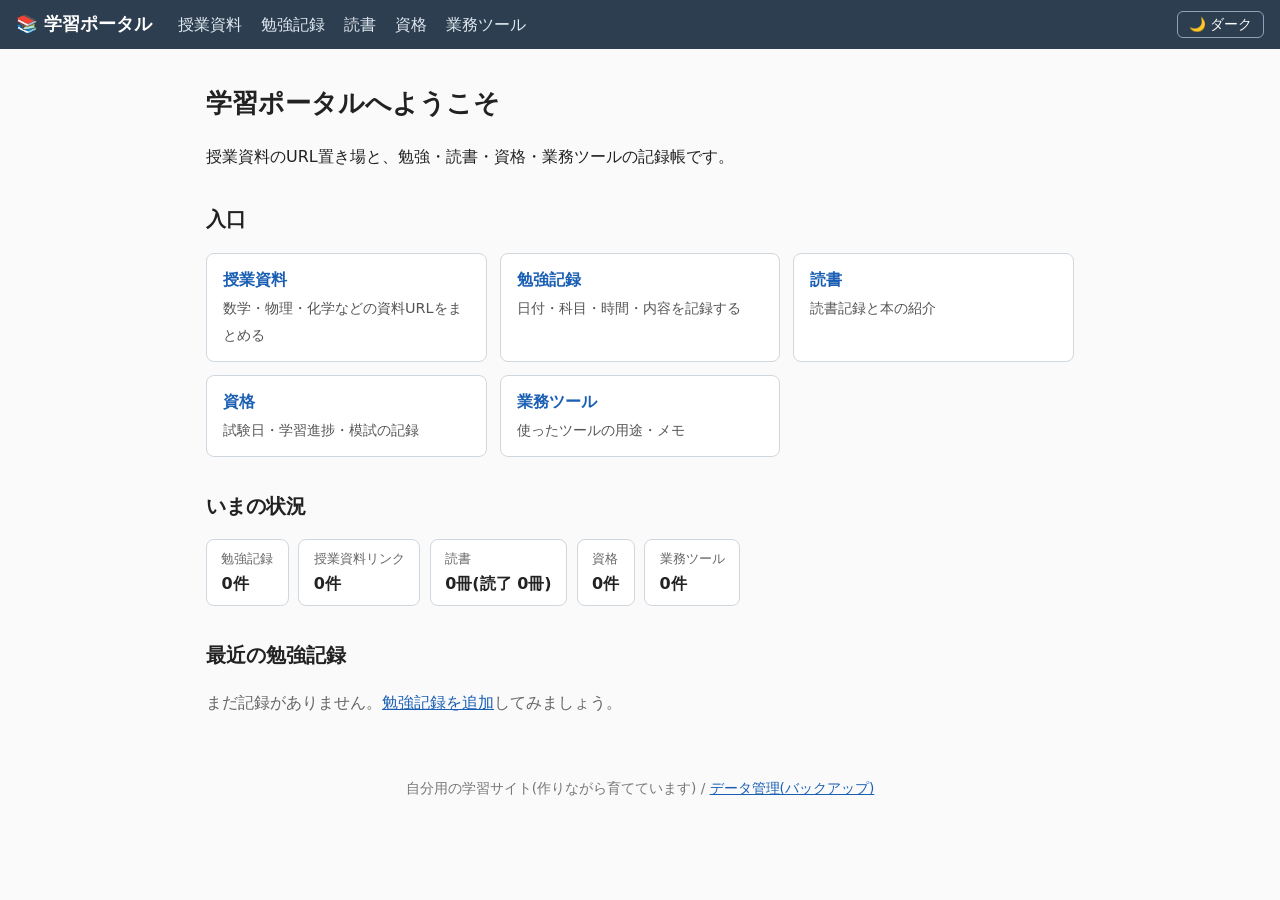
<file: index.html>
<!DOCTYPE html>
<html lang="ja">
<head>
  <meta charset="UTF-8">
  <meta name="viewport" content="width=device-width, initial-scale=1.0">
  <title>学習ポータル</title>
  <link rel="stylesheet" href="css/style.css">
  <script src="js/theme.js"></script>
</head>
<body>
  <header class="site-header">
    <a class="site-title" href="index.html">📚 学習ポータル</a>
    <nav aria-label="メインメニュー">
      <ul class="menu">
        <li><a href="materials/index.html">授業資料</a></li>
        <li><a href="study/index.html">勉強記録</a></li>
        <li><a href="books/index.html">読書</a></li>
        <li><a href="certs/index.html">資格</a></li>
        <li><a href="tools/index.html">業務ツール</a></li>
      </ul>
    </nav>
    <button type="button" id="theme-toggle" class="theme-toggle">🌙 ダーク</button>
  </header>

  <main id="main-content">
    <h1>学習ポータルへようこそ</h1>
    <p>授業資料のURL置き場と、勉強・読書・資格・業務ツールの記録帳です。</p>
    <noscript><p class="message-error">このページはJavaScriptを使います。JavaScriptを有効にしてください。</p></noscript>

    <h2>入口</h2>
    <ul class="cards">
      <li>
        <a href="materials/index.html">
          <strong>授業資料</strong>
          <span>数学・物理・化学などの資料URLをまとめる</span>
        </a>
      </li>
      <li>
        <a href="study/index.html">
          <strong>勉強記録</strong>
          <span>日付・科目・時間・内容を記録する</span>
        </a>
      </li>
      <li>
        <a href="books/index.html">
          <strong>読書</strong>
          <span>読書記録と本の紹介</span>
        </a>
      </li>
      <li>
        <a href="certs/index.html">
          <strong>資格</strong>
          <span>試験日・学習進捗・模試の記録</span>
        </a>
      </li>
      <li>
        <a href="tools/index.html">
          <strong>業務ツール</strong>
          <span>使ったツールの用途・メモ</span>
        </a>
      </li>
    </ul>

    <h2>いまの状況</h2>
    <ul id="summary" class="summary"></ul>

    <h2>最近の勉強記録</h2>
    <div id="recent"></div>
  </main>

  <footer class="site-footer">
    <p>自分用の学習サイト(作りながら育てています) / <a href="data.html">データ管理(バックアップ)</a></p>
  </footer>

  <script src="js/defs.js"></script>
  <script src="js/store.js"></script>
  <script src="js/ui.js"></script>
  <script src="js/home.js"></script>
</body>
</html>
</file>
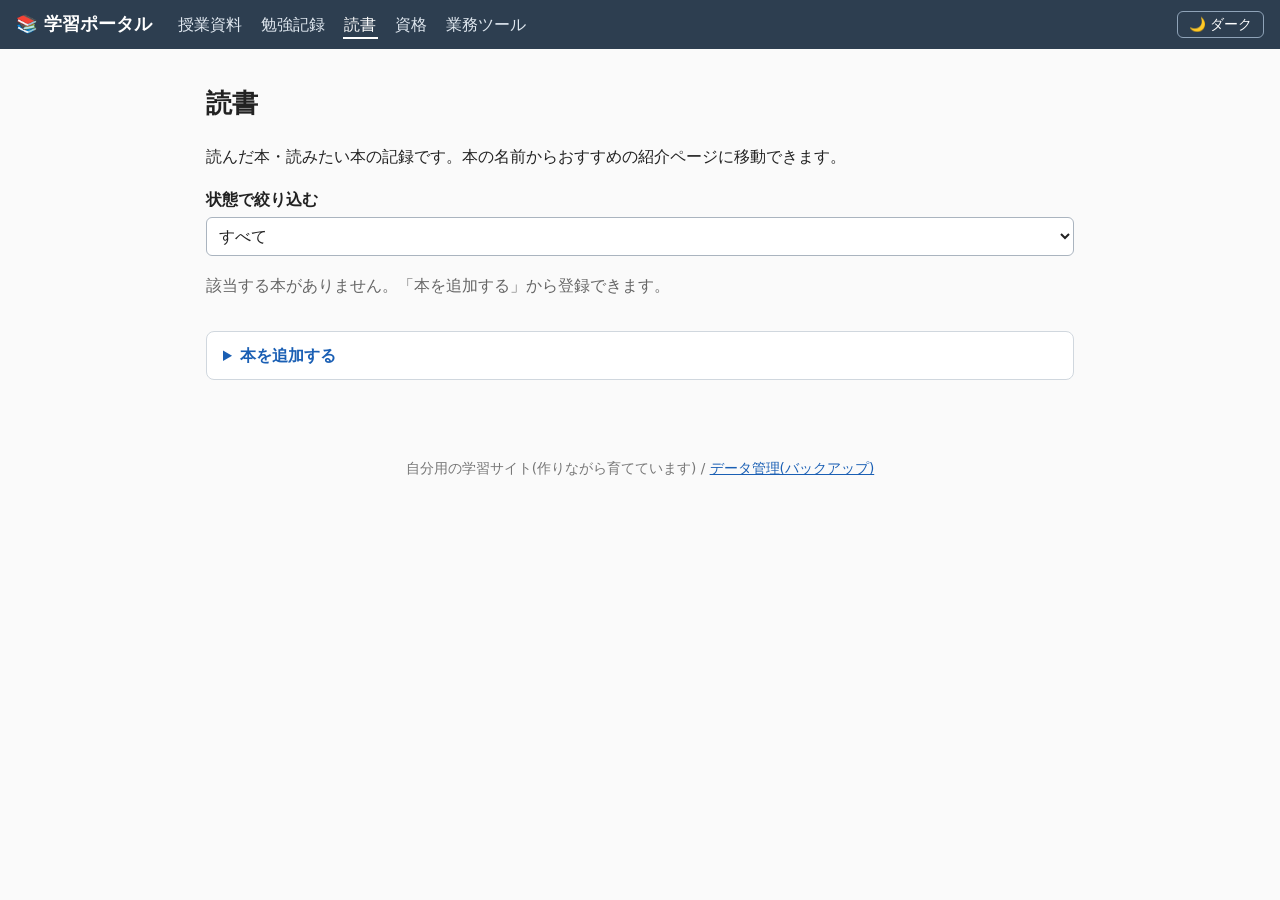
<file: books/index.html>
<!DOCTYPE html>
<html lang="ja">
<head>
  <meta charset="UTF-8">
  <meta name="viewport" content="width=device-width, initial-scale=1.0">
  <title>読書 | 学習ポータル</title>
  <link rel="stylesheet" href="../css/style.css">
  <script src="../js/theme.js"></script>
</head>
<body>
  <header class="site-header">
    <a class="site-title" href="../index.html">📚 学習ポータル</a>
    <nav aria-label="メインメニュー">
      <ul class="menu">
        <li><a href="../materials/index.html">授業資料</a></li>
        <li><a href="../study/index.html">勉強記録</a></li>
        <li><a href="../books/index.html" aria-current="page">読書</a></li>
        <li><a href="../certs/index.html">資格</a></li>
        <li><a href="../tools/index.html">業務ツール</a></li>
      </ul>
    </nav>
    <button type="button" id="theme-toggle" class="theme-toggle">🌙 ダーク</button>
  </header>

  <main id="main-content">
    <h1>読書</h1>
    <p>読んだ本・読みたい本の記録です。本の名前からおすすめの紹介ページに移動できます。</p>
    <noscript><p class="message-error">このページはJavaScriptを使います。JavaScriptを有効にしてください。</p></noscript>

    <div class="toolbar">
      <div class="field">
        <label for="status">状態で絞り込む</label>
        <select id="status"></select>
      </div>
    </div>

    <div id="list"></div>
    <p id="message" role="status"></p>

    <details id="form-details" class="panel">
      <summary>本を追加する</summary>
      <div id="form-area"></div>
    </details>
  </main>

  <footer class="site-footer">
    <p>自分用の学習サイト(作りながら育てています) / <a href="../data.html">データ管理(バックアップ)</a></p>
  </footer>

  <script src="../js/defs.js"></script>
  <script src="../js/store.js"></script>
  <script src="../js/ui.js"></script>
  <script src="../js/form.js"></script>
  <script src="../js/books.js"></script>
</body>
</html>
</file>
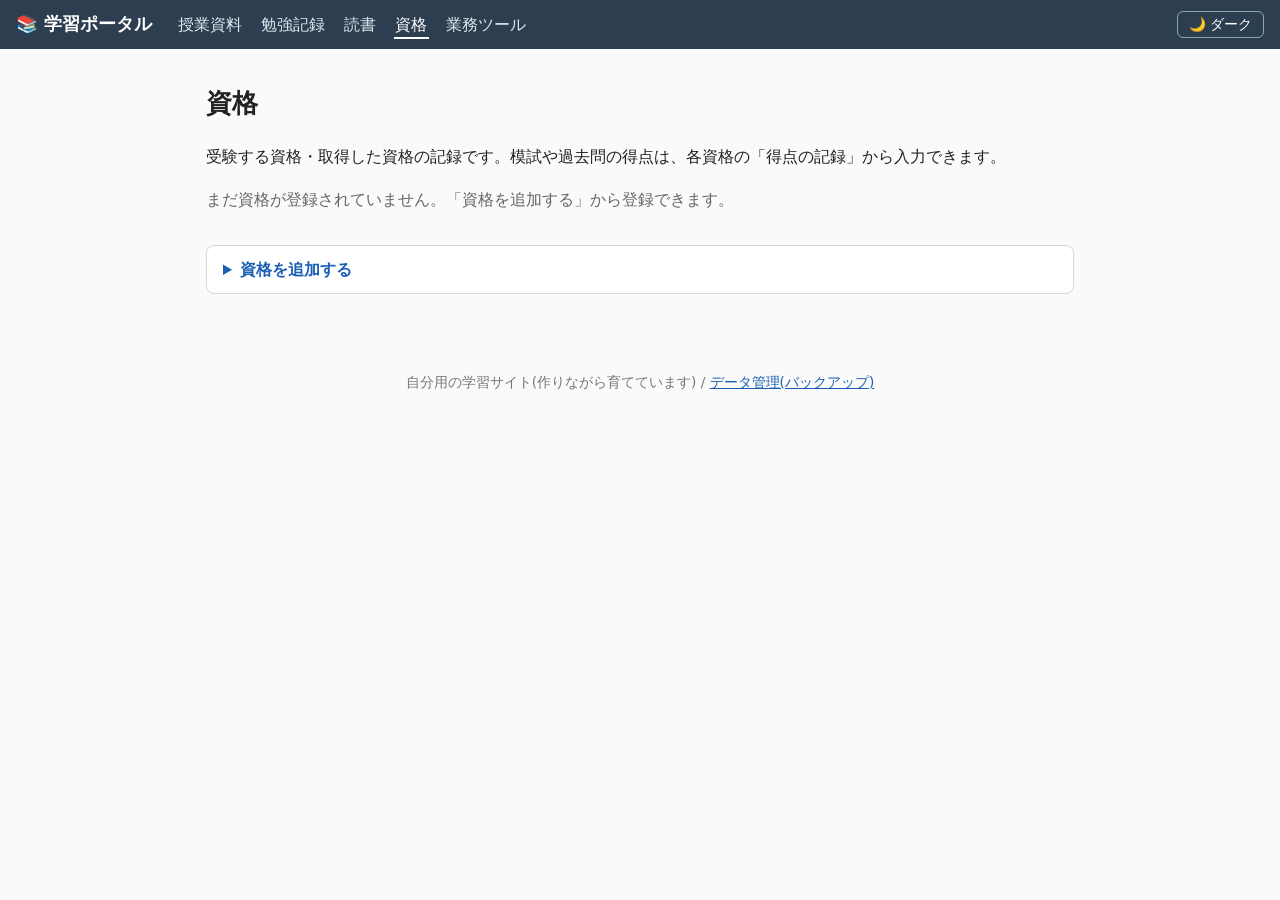
<file: certs/index.html>
<!DOCTYPE html>
<html lang="ja">
<head>
  <meta charset="UTF-8">
  <meta name="viewport" content="width=device-width, initial-scale=1.0">
  <title>資格 | 学習ポータル</title>
  <link rel="stylesheet" href="../css/style.css">
  <script src="../js/theme.js"></script>
</head>
<body>
  <header class="site-header">
    <a class="site-title" href="../index.html">📚 学習ポータル</a>
    <nav aria-label="メインメニュー">
      <ul class="menu">
        <li><a href="../materials/index.html">授業資料</a></li>
        <li><a href="../study/index.html">勉強記録</a></li>
        <li><a href="../books/index.html">読書</a></li>
        <li><a href="../certs/index.html" aria-current="page">資格</a></li>
        <li><a href="../tools/index.html">業務ツール</a></li>
      </ul>
    </nav>
    <button type="button" id="theme-toggle" class="theme-toggle">🌙 ダーク</button>
  </header>

  <main id="main-content">
    <h1>資格</h1>
    <p>受験する資格・取得した資格の記録です。模試や過去問の得点は、各資格の「得点の記録」から入力できます。</p>
    <noscript><p class="message-error">このページはJavaScriptを使います。JavaScriptを有効にしてください。</p></noscript>

    <div id="list"></div>
    <p id="message" role="status"></p>

    <details id="form-details" class="panel">
      <summary>資格を追加する</summary>
      <div id="form-area"></div>
    </details>
  </main>

  <footer class="site-footer">
    <p>自分用の学習サイト(作りながら育てています) / <a href="../data.html">データ管理(バックアップ)</a></p>
  </footer>

  <script src="../js/defs.js"></script>
  <script src="../js/store.js"></script>
  <script src="../js/ui.js"></script>
  <script src="../js/form.js"></script>
  <script src="../js/certs.js"></script>
</body>
</html>
</file>
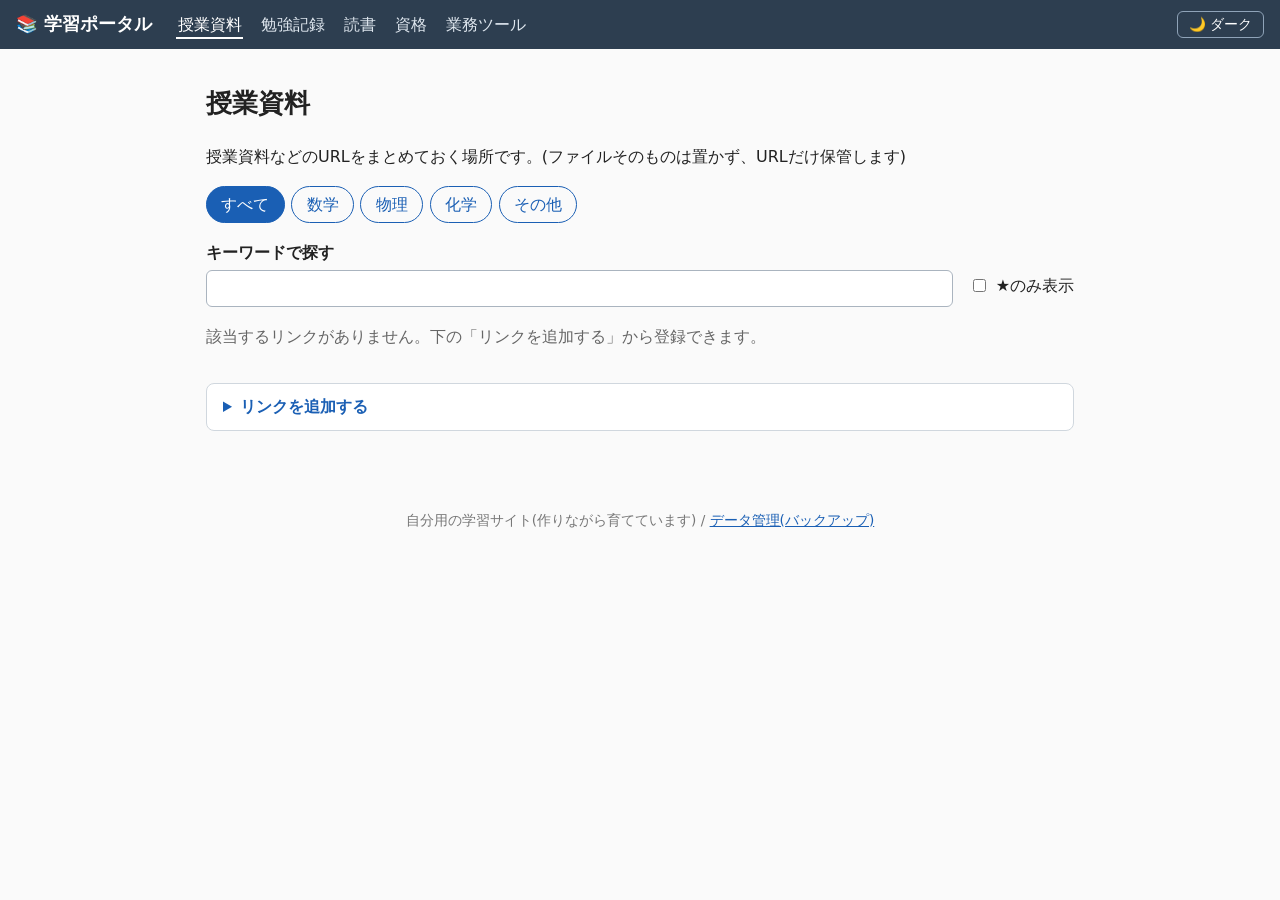
<file: materials/index.html>
<!DOCTYPE html>
<html lang="ja">
<head>
  <meta charset="UTF-8">
  <meta name="viewport" content="width=device-width, initial-scale=1.0">
  <title>授業資料 | 学習ポータル</title>
  <link rel="stylesheet" href="../css/style.css">
  <script src="../js/theme.js"></script>
</head>
<body>
  <header class="site-header">
    <a class="site-title" href="../index.html">📚 学習ポータル</a>
    <nav aria-label="メインメニュー">
      <ul class="menu">
        <li><a href="../materials/index.html" aria-current="page">授業資料</a></li>
        <li><a href="../study/index.html">勉強記録</a></li>
        <li><a href="../books/index.html">読書</a></li>
        <li><a href="../certs/index.html">資格</a></li>
        <li><a href="../tools/index.html">業務ツール</a></li>
      </ul>
    </nav>
    <button type="button" id="theme-toggle" class="theme-toggle">🌙 ダーク</button>
  </header>

  <main id="main-content">
    <h1>授業資料</h1>
    <p>授業資料などのURLをまとめておく場所です。(ファイルそのものは置かず、URLだけ保管します)</p>
    <noscript><p class="message-error">このページはJavaScriptを使います。JavaScriptを有効にしてください。</p></noscript>

    <nav id="field-nav" class="tabs" aria-label="分野"></nav>

    <div class="toolbar">
      <div class="field">
        <label for="q">キーワードで探す</label>
        <input type="search" id="q" maxlength="100">
      </div>
      <label class="check"><input type="checkbox" id="fav-only"> ★のみ表示</label>
    </div>

    <div id="list"></div>
    <p id="message" role="status"></p>

    <details id="form-details" class="panel">
      <summary>リンクを追加する</summary>
      <div id="form-area"></div>
    </details>
  </main>

  <footer class="site-footer">
    <p>自分用の学習サイト(作りながら育てています) / <a href="../data.html">データ管理(バックアップ)</a></p>
  </footer>

  <script src="../js/defs.js"></script>
  <script src="../js/store.js"></script>
  <script src="../js/ui.js"></script>
  <script src="../js/form.js"></script>
  <script src="../js/materials.js"></script>
</body>
</html>
</file>
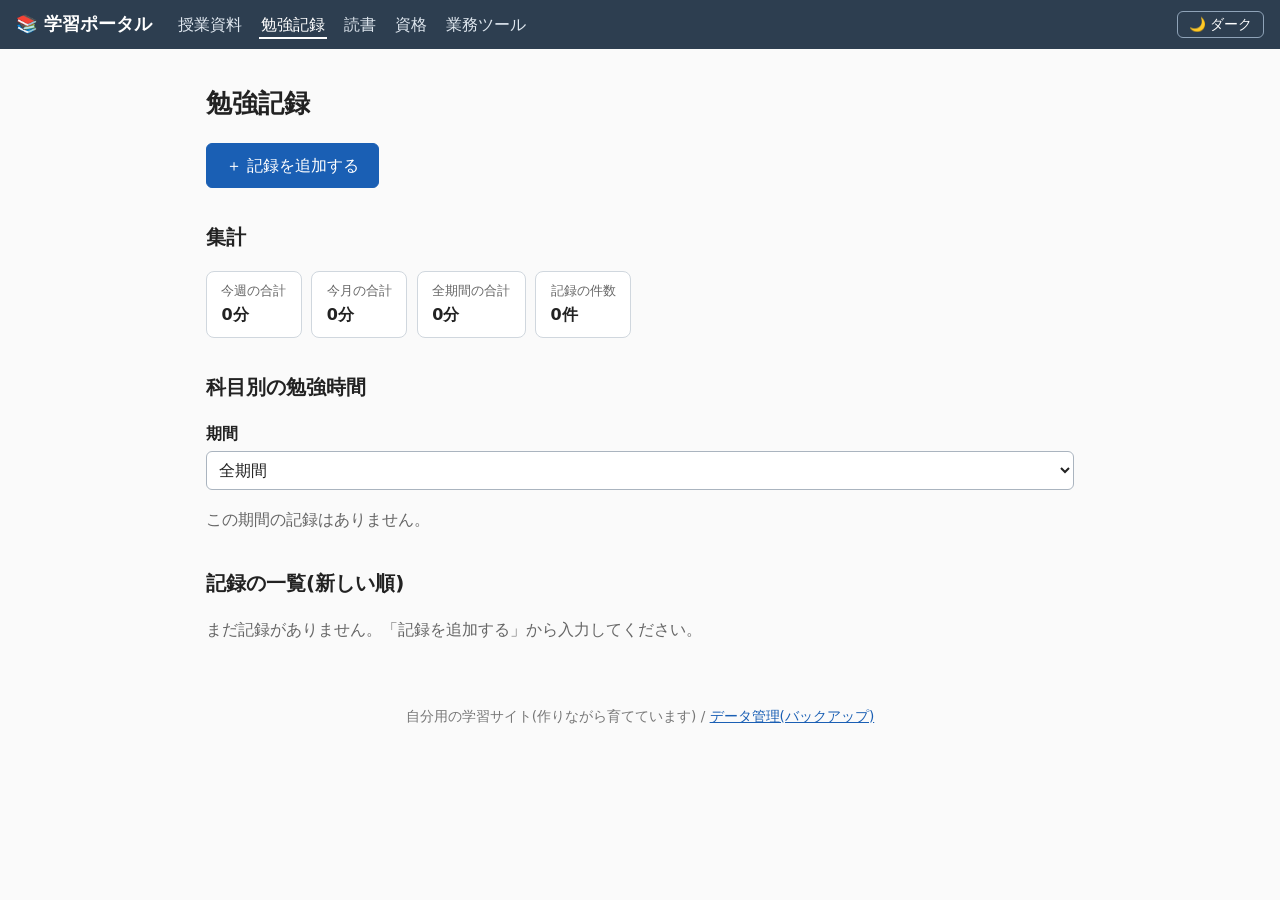
<file: study/index.html>
<!DOCTYPE html>
<html lang="ja">
<head>
  <meta charset="UTF-8">
  <meta name="viewport" content="width=device-width, initial-scale=1.0">
  <title>勉強記録 | 学習ポータル</title>
  <link rel="stylesheet" href="../css/style.css">
  <script src="../js/theme.js"></script>
</head>
<body>
  <header class="site-header">
    <a class="site-title" href="../index.html">📚 学習ポータル</a>
    <nav aria-label="メインメニュー">
      <ul class="menu">
        <li><a href="../materials/index.html">授業資料</a></li>
        <li><a href="../study/index.html" aria-current="page">勉強記録</a></li>
        <li><a href="../books/index.html">読書</a></li>
        <li><a href="../certs/index.html">資格</a></li>
        <li><a href="../tools/index.html">業務ツール</a></li>
      </ul>
    </nav>
    <button type="button" id="theme-toggle" class="theme-toggle">🌙 ダーク</button>
  </header>

  <main id="main-content">
    <h1>勉強記録</h1>
    <p><a class="button" href="add.html">＋ 記録を追加する</a></p>
    <noscript><p class="message-error">このページはJavaScriptを使います。JavaScriptを有効にしてください。</p></noscript>

    <h2>集計</h2>
    <ul id="totals" class="summary"></ul>

    <h2>科目別の勉強時間</h2>
    <div class="toolbar">
      <div class="field">
        <label for="period">期間</label>
        <select id="period">
          <option value="all">全期間</option>
          <option value="month">今月</option>
          <option value="week">今週</option>
        </select>
      </div>
    </div>
    <div id="chart"></div>

    <h2>記録の一覧(新しい順)</h2>
    <div id="list"></div>
    <p id="message" role="status"></p>
  </main>

  <footer class="site-footer">
    <p>自分用の学習サイト(作りながら育てています) / <a href="../data.html">データ管理(バックアップ)</a></p>
  </footer>

  <script src="../js/defs.js"></script>
  <script src="../js/store.js"></script>
  <script src="../js/ui.js"></script>
  <script src="../js/study.js"></script>
</body>
</html>
</file>
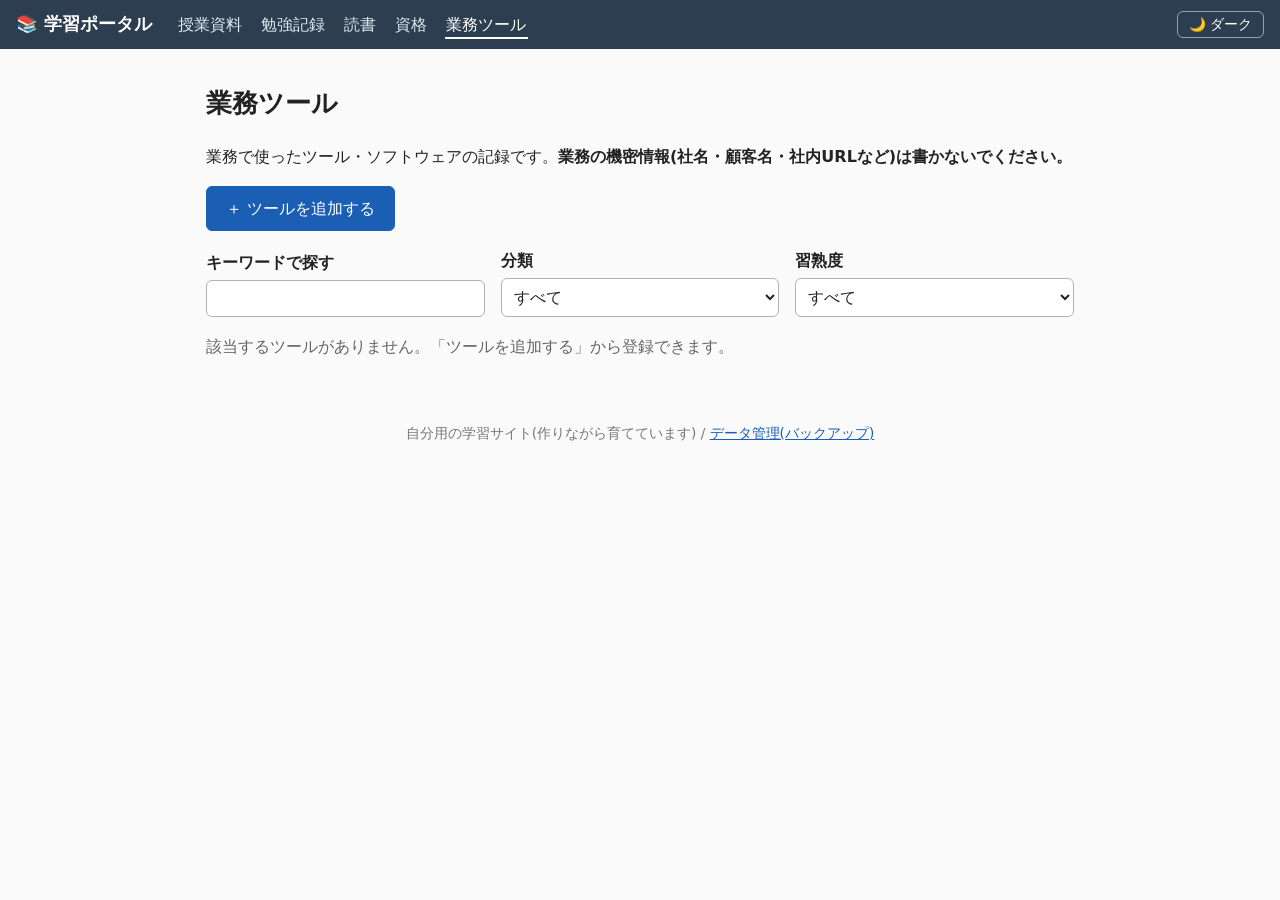
<file: tools/index.html>
<!DOCTYPE html>
<html lang="ja">
<head>
  <meta charset="UTF-8">
  <meta name="viewport" content="width=device-width, initial-scale=1.0">
  <title>業務ツール | 学習ポータル</title>
  <link rel="stylesheet" href="../css/style.css">
  <script src="../js/theme.js"></script>
</head>
<body>
  <header class="site-header">
    <a class="site-title" href="../index.html">📚 学習ポータル</a>
    <nav aria-label="メインメニュー">
      <ul class="menu">
        <li><a href="../materials/index.html">授業資料</a></li>
        <li><a href="../study/index.html">勉強記録</a></li>
        <li><a href="../books/index.html">読書</a></li>
        <li><a href="../certs/index.html">資格</a></li>
        <li><a href="../tools/index.html" aria-current="page">業務ツール</a></li>
      </ul>
    </nav>
    <button type="button" id="theme-toggle" class="theme-toggle">🌙 ダーク</button>
  </header>

  <main id="main-content">
    <h1>業務ツール</h1>
    <p>業務で使ったツール・ソフトウェアの記録です。<strong>業務の機密情報(社名・顧客名・社内URLなど)は書かないでください。</strong></p>
    <p><a class="button" href="edit.html">＋ ツールを追加する</a></p>
    <noscript><p class="message-error">このページはJavaScriptを使います。JavaScriptを有効にしてください。</p></noscript>

    <div class="toolbar">
      <div class="field">
        <label for="q">キーワードで探す</label>
        <input type="search" id="q" maxlength="100">
      </div>
      <div class="field">
        <label for="category">分類</label>
        <select id="category"></select>
      </div>
      <div class="field">
        <label for="level">習熟度</label>
        <select id="level"></select>
      </div>
    </div>

    <div id="list"></div>
  </main>

  <footer class="site-footer">
    <p>自分用の学習サイト(作りながら育てています) / <a href="../data.html">データ管理(バックアップ)</a></p>
  </footer>

  <script src="../js/defs.js"></script>
  <script src="../js/store.js"></script>
  <script src="../js/ui.js"></script>
  <script src="../js/tools.js"></script>
</body>
</html>
</file>
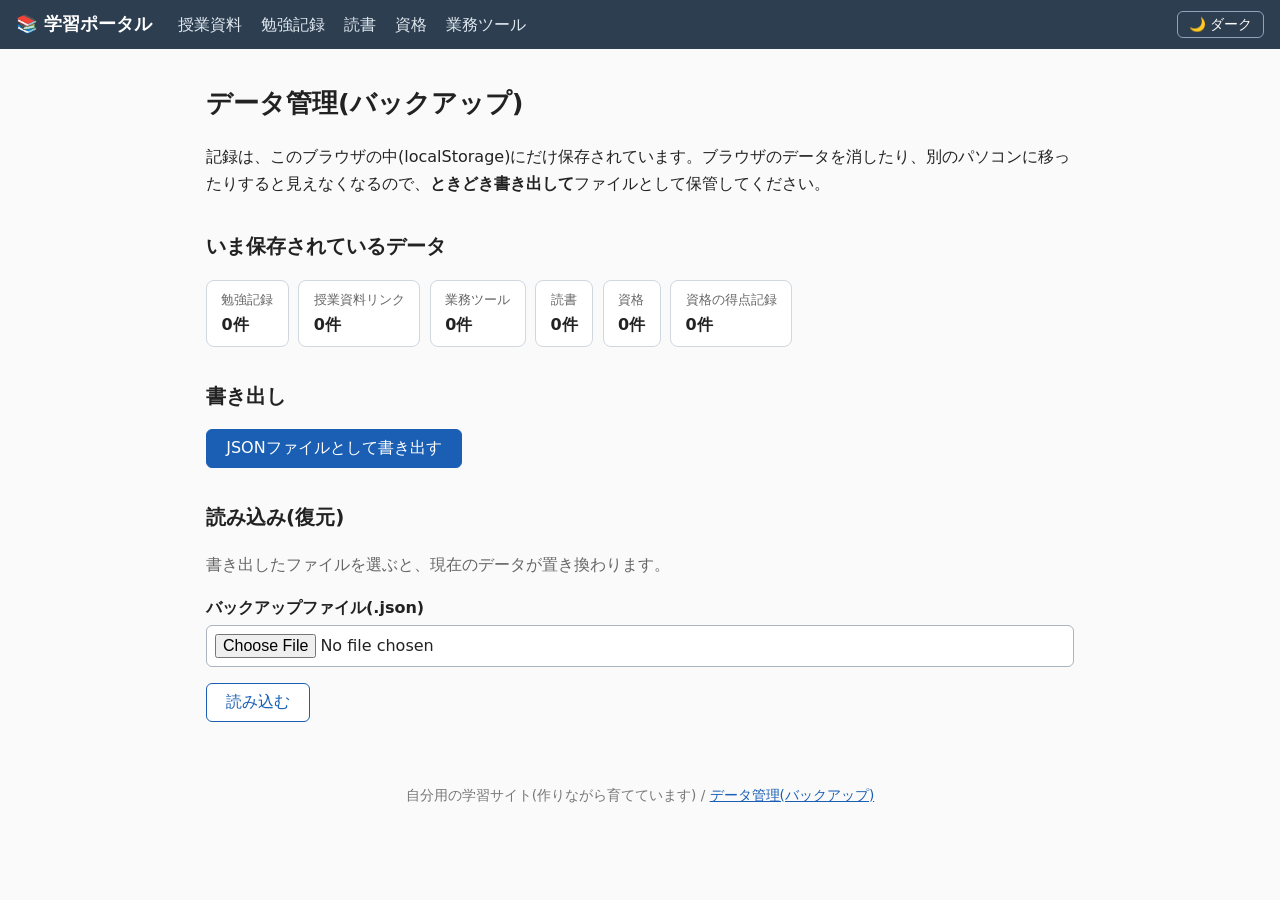
<file: data.html>
<!DOCTYPE html>
<html lang="ja">
<head>
  <meta charset="UTF-8">
  <meta name="viewport" content="width=device-width, initial-scale=1.0">
  <title>データ管理 | 学習ポータル</title>
  <link rel="stylesheet" href="css/style.css">
  <script src="js/theme.js"></script>
</head>
<body>
  <header class="site-header">
    <a class="site-title" href="index.html">📚 学習ポータル</a>
    <nav aria-label="メインメニュー">
      <ul class="menu">
        <li><a href="materials/index.html">授業資料</a></li>
        <li><a href="study/index.html">勉強記録</a></li>
        <li><a href="books/index.html">読書</a></li>
        <li><a href="certs/index.html">資格</a></li>
        <li><a href="tools/index.html">業務ツール</a></li>
      </ul>
    </nav>
    <button type="button" id="theme-toggle" class="theme-toggle">🌙 ダーク</button>
  </header>

  <main id="main-content">
    <h1>データ管理(バックアップ)</h1>
    <p>記録は、このブラウザの中(localStorage)にだけ保存されています。ブラウザのデータを消したり、別のパソコンに移ったりすると見えなくなるので、<strong>ときどき書き出して</strong>ファイルとして保管してください。</p>
    <noscript><p class="message-error">このページはJavaScriptを使います。JavaScriptを有効にしてください。</p></noscript>

    <h2>いま保存されているデータ</h2>
    <ul id="counts" class="summary"></ul>

    <h2>書き出し</h2>
    <p><button type="button" id="export-btn" class="button">JSONファイルとして書き出す</button></p>

    <h2>読み込み(復元)</h2>
    <p class="note">書き出したファイルを選ぶと、現在のデータが置き換わります。</p>
    <div class="field">
      <label for="import-file">バックアップファイル(.json)</label>
      <input type="file" id="import-file" accept=".json,application/json">
    </div>
    <p><button type="button" id="import-btn" class="button button-secondary">読み込む</button></p>
    <p id="message" role="status"></p>
  </main>

  <footer class="site-footer">
    <p>自分用の学習サイト(作りながら育てています) / <a href="data.html">データ管理(バックアップ)</a></p>
  </footer>

  <script src="js/defs.js"></script>
  <script src="js/store.js"></script>
  <script src="js/ui.js"></script>
  <script src="js/backup.js"></script>
</body>
</html>
</file>
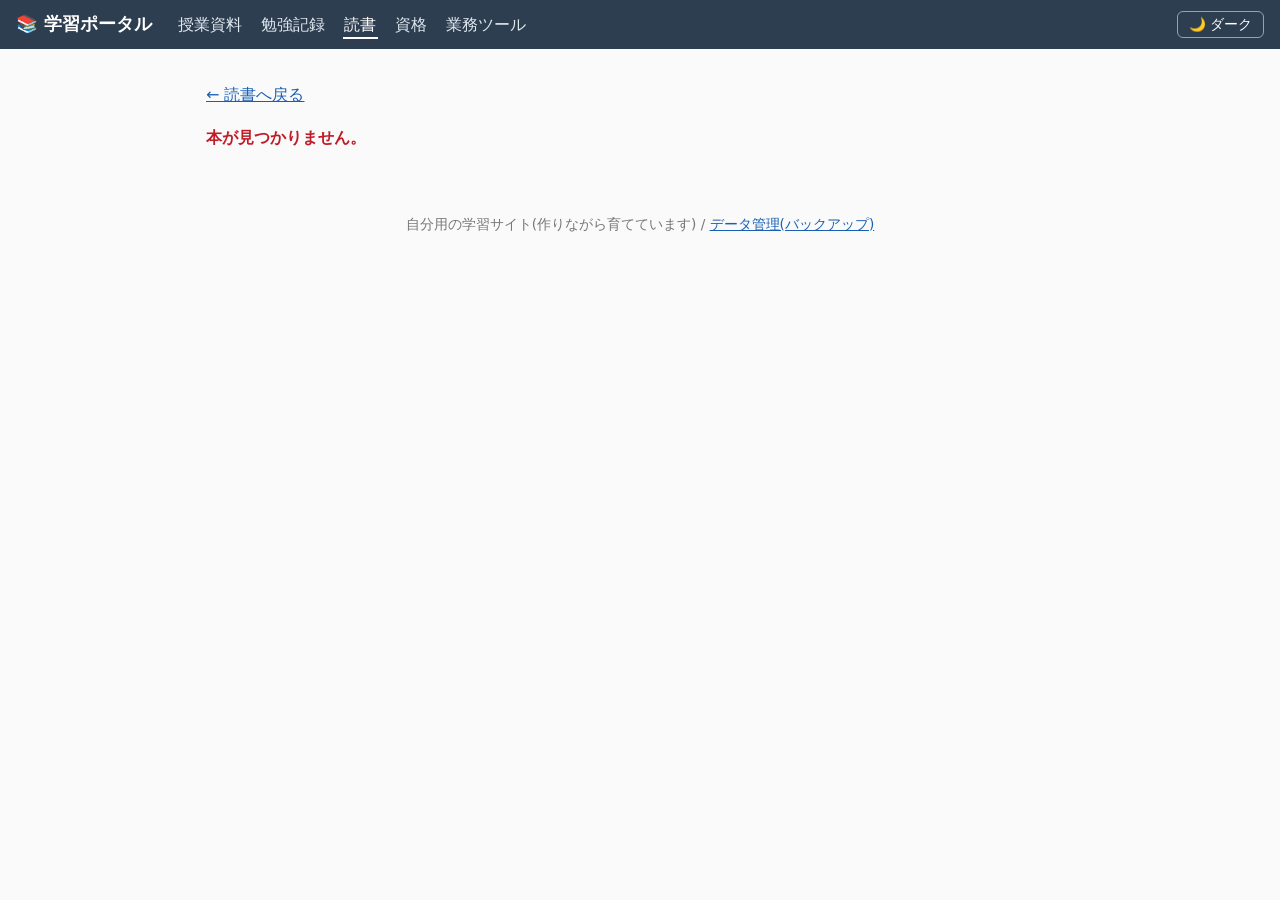
<file: books/review.html>
<!DOCTYPE html>
<html lang="ja">
<head>
  <meta charset="UTF-8">
  <meta name="viewport" content="width=device-width, initial-scale=1.0">
  <title>本の紹介 | 学習ポータル</title>
  <link rel="stylesheet" href="../css/style.css">
  <script src="../js/theme.js"></script>
</head>
<body>
  <header class="site-header">
    <a class="site-title" href="../index.html">📚 学習ポータル</a>
    <nav aria-label="メインメニュー">
      <ul class="menu">
        <li><a href="../materials/index.html">授業資料</a></li>
        <li><a href="../study/index.html">勉強記録</a></li>
        <li><a href="../books/index.html" aria-current="page">読書</a></li>
        <li><a href="../certs/index.html">資格</a></li>
        <li><a href="../tools/index.html">業務ツール</a></li>
      </ul>
    </nav>
    <button type="button" id="theme-toggle" class="theme-toggle">🌙 ダーク</button>
  </header>

  <main id="main-content">
    <p><a href="index.html">← 読書へ戻る</a></p>
    <noscript><p class="message-error">このページはJavaScriptを使います。JavaScriptを有効にしてください。</p></noscript>
    <div id="detail"></div>
  </main>

  <footer class="site-footer">
    <p>自分用の学習サイト(作りながら育てています) / <a href="../data.html">データ管理(バックアップ)</a></p>
  </footer>

  <script src="../js/defs.js"></script>
  <script src="../js/store.js"></script>
  <script src="../js/ui.js"></script>
  <script src="../js/review.js"></script>
</body>
</html>
</file>
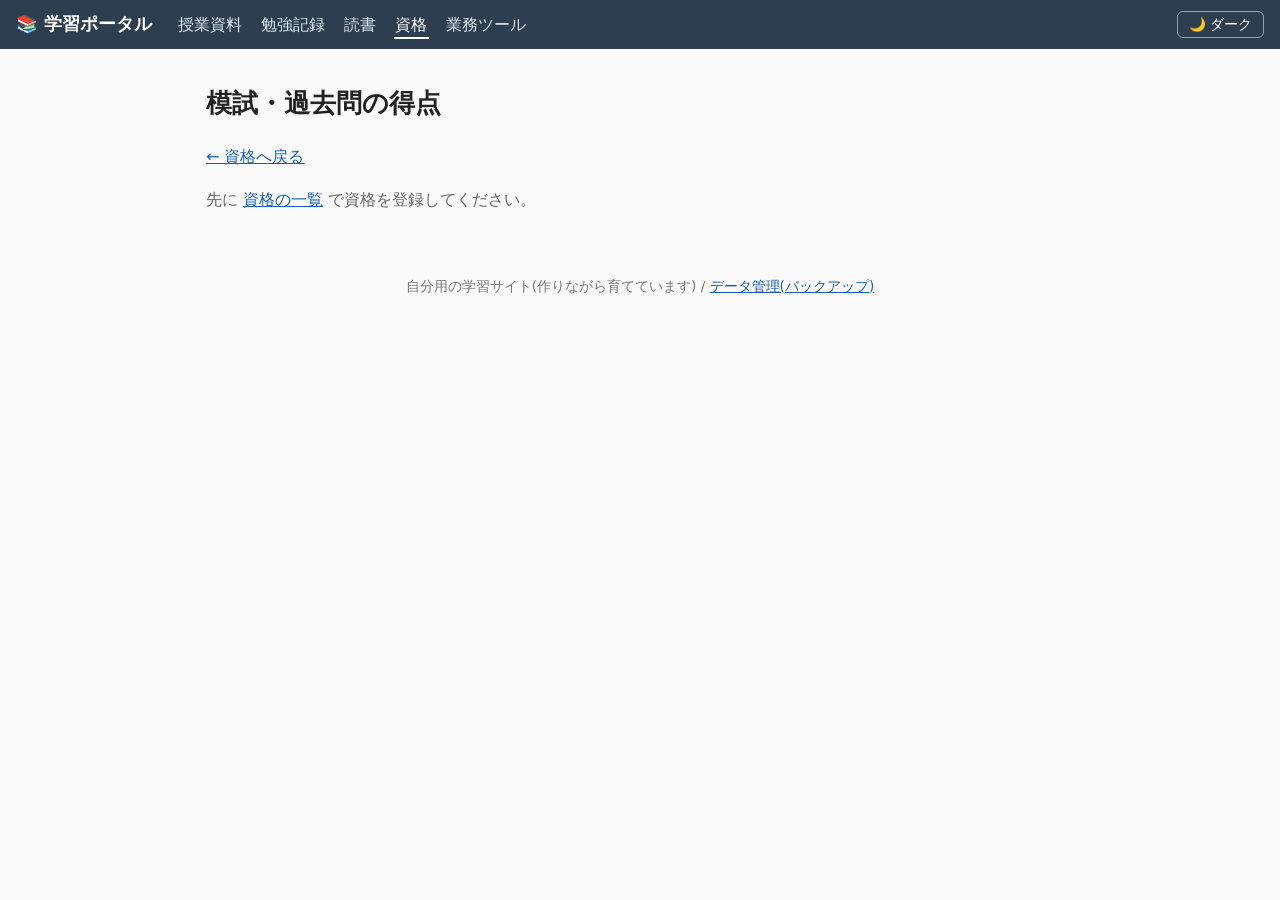
<file: certs/log.html>
<!DOCTYPE html>
<html lang="ja">
<head>
  <meta charset="UTF-8">
  <meta name="viewport" content="width=device-width, initial-scale=1.0">
  <title>得点の記録 | 学習ポータル</title>
  <link rel="stylesheet" href="../css/style.css">
  <script src="../js/theme.js"></script>
</head>
<body>
  <header class="site-header">
    <a class="site-title" href="../index.html">📚 学習ポータル</a>
    <nav aria-label="メインメニュー">
      <ul class="menu">
        <li><a href="../materials/index.html">授業資料</a></li>
        <li><a href="../study/index.html">勉強記録</a></li>
        <li><a href="../books/index.html">読書</a></li>
        <li><a href="../certs/index.html" aria-current="page">資格</a></li>
        <li><a href="../tools/index.html">業務ツール</a></li>
      </ul>
    </nav>
    <button type="button" id="theme-toggle" class="theme-toggle">🌙 ダーク</button>
  </header>

  <main id="main-content">
    <h1>模試・過去問の得点</h1>
    <p><a href="index.html">← 資格へ戻る</a></p>
    <noscript><p class="message-error">このページはJavaScriptを使います。JavaScriptを有効にしてください。</p></noscript>

    <div id="content-body">
      <div class="toolbar">
        <div class="field">
          <label for="cert-select">資格</label>
          <select id="cert-select"></select>
        </div>
      </div>

      <h2>得点の推移</h2>
      <div id="chart"></div>

      <h2>記録の一覧(新しい順)</h2>
      <div id="list"></div>
    <p id="message" role="status"></p>

      <h2>得点を追加・編集する</h2>
      <div id="form-area"></div>
    </div>
  </main>

  <footer class="site-footer">
    <p>自分用の学習サイト(作りながら育てています) / <a href="../data.html">データ管理(バックアップ)</a></p>
  </footer>

  <script src="../js/defs.js"></script>
  <script src="../js/store.js"></script>
  <script src="../js/ui.js"></script>
  <script src="../js/form.js"></script>
  <script src="../js/log.js"></script>
</body>
</html>
</file>
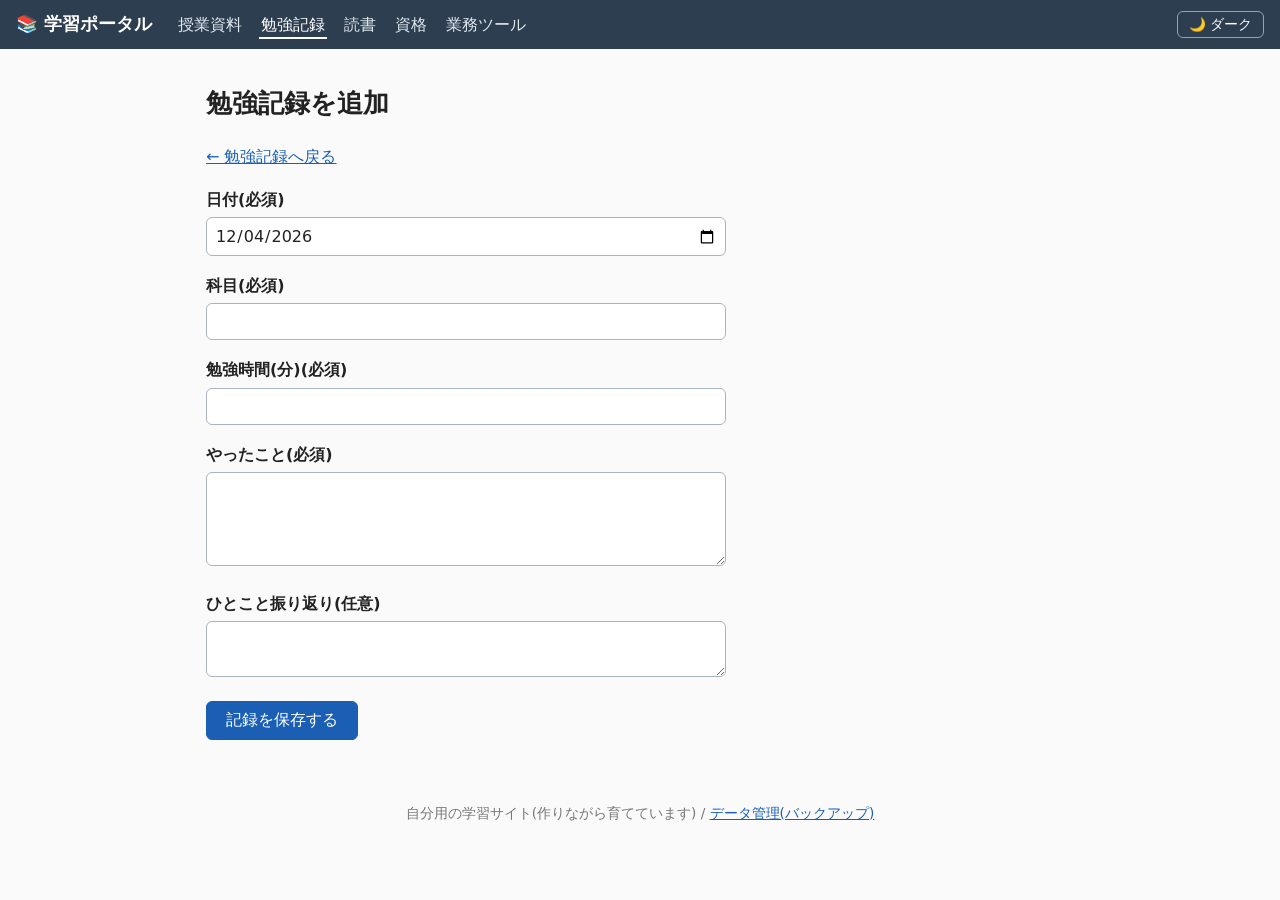
<file: study/add.html>
<!DOCTYPE html>
<html lang="ja">
<head>
  <meta charset="UTF-8">
  <meta name="viewport" content="width=device-width, initial-scale=1.0">
  <title>勉強記録を追加 | 学習ポータル</title>
  <link rel="stylesheet" href="../css/style.css">
  <script src="../js/theme.js"></script>
</head>
<body>
  <header class="site-header">
    <a class="site-title" href="../index.html">📚 学習ポータル</a>
    <nav aria-label="メインメニュー">
      <ul class="menu">
        <li><a href="../materials/index.html">授業資料</a></li>
        <li><a href="../study/index.html" aria-current="page">勉強記録</a></li>
        <li><a href="../books/index.html">読書</a></li>
        <li><a href="../certs/index.html">資格</a></li>
        <li><a href="../tools/index.html">業務ツール</a></li>
      </ul>
    </nav>
    <button type="button" id="theme-toggle" class="theme-toggle">🌙 ダーク</button>
  </header>

  <main id="main-content">
    <h1 id="page-title">勉強記録を追加</h1>
    <p><a href="index.html">← 勉強記録へ戻る</a></p>
    <noscript><p class="message-error">このページはJavaScriptを使います。JavaScriptを有効にしてください。</p></noscript>
    <div id="form-area"></div>
    <p id="message" role="status"></p>
  </main>

  <footer class="site-footer">
    <p>自分用の学習サイト(作りながら育てています) / <a href="../data.html">データ管理(バックアップ)</a></p>
  </footer>

  <script src="../js/defs.js"></script>
  <script src="../js/store.js"></script>
  <script src="../js/ui.js"></script>
  <script src="../js/form.js"></script>
  <script src="../js/study-add.js"></script>
</body>
</html>
</file>
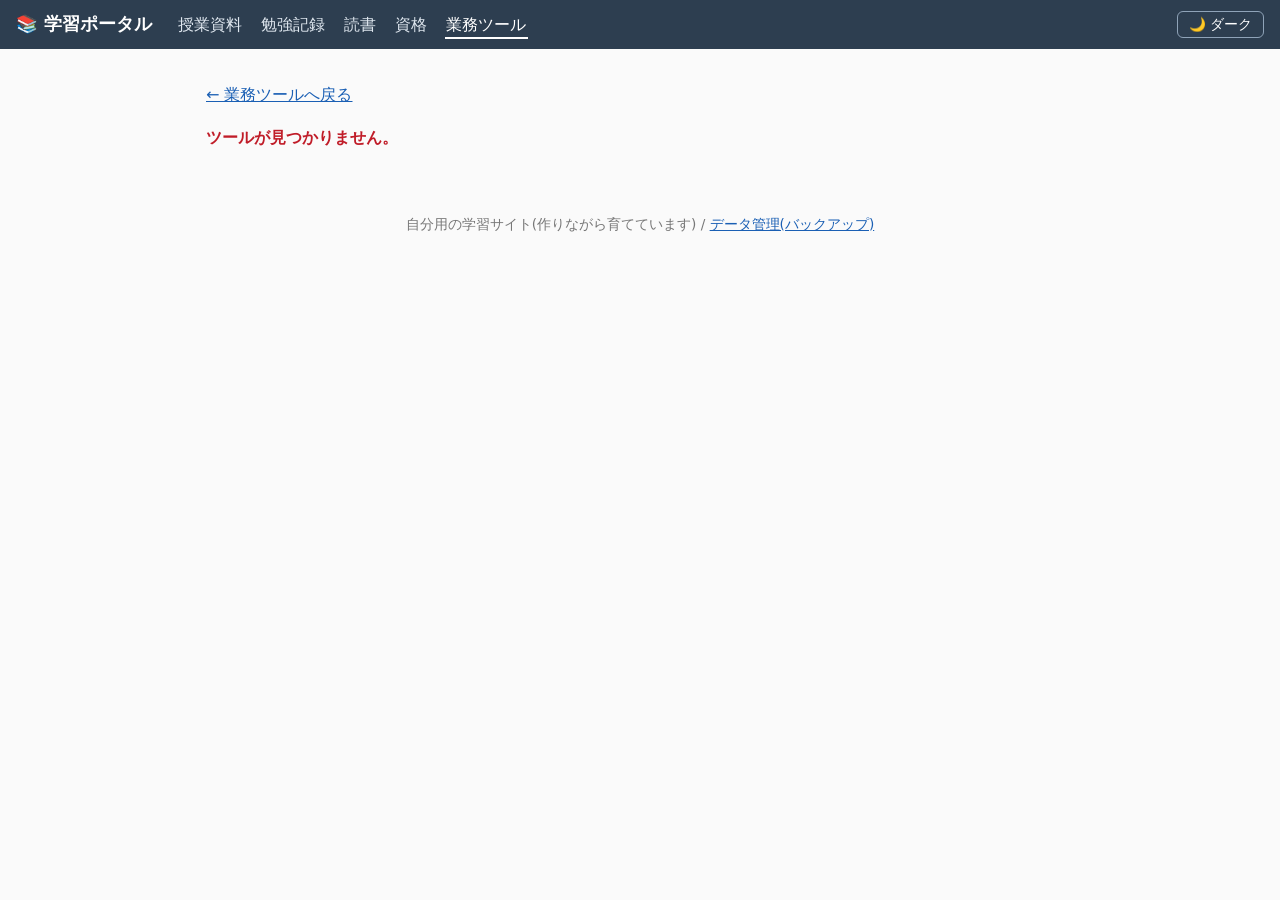
<file: tools/detail.html>
<!DOCTYPE html>
<html lang="ja">
<head>
  <meta charset="UTF-8">
  <meta name="viewport" content="width=device-width, initial-scale=1.0">
  <title>業務ツールの詳細 | 学習ポータル</title>
  <link rel="stylesheet" href="../css/style.css">
  <script src="../js/theme.js"></script>
</head>
<body>
  <header class="site-header">
    <a class="site-title" href="../index.html">📚 学習ポータル</a>
    <nav aria-label="メインメニュー">
      <ul class="menu">
        <li><a href="../materials/index.html">授業資料</a></li>
        <li><a href="../study/index.html">勉強記録</a></li>
        <li><a href="../books/index.html">読書</a></li>
        <li><a href="../certs/index.html">資格</a></li>
        <li><a href="../tools/index.html" aria-current="page">業務ツール</a></li>
      </ul>
    </nav>
    <button type="button" id="theme-toggle" class="theme-toggle">🌙 ダーク</button>
  </header>

  <main id="main-content">
    <p><a href="index.html">← 業務ツールへ戻る</a></p>
    <noscript><p class="message-error">このページはJavaScriptを使います。JavaScriptを有効にしてください。</p></noscript>
    <div id="detail"></div>
  </main>

  <footer class="site-footer">
    <p>自分用の学習サイト(作りながら育てています) / <a href="../data.html">データ管理(バックアップ)</a></p>
  </footer>

  <script src="../js/defs.js"></script>
  <script src="../js/store.js"></script>
  <script src="../js/ui.js"></script>
  <script src="../js/tools-detail.js"></script>
</body>
</html>
</file>
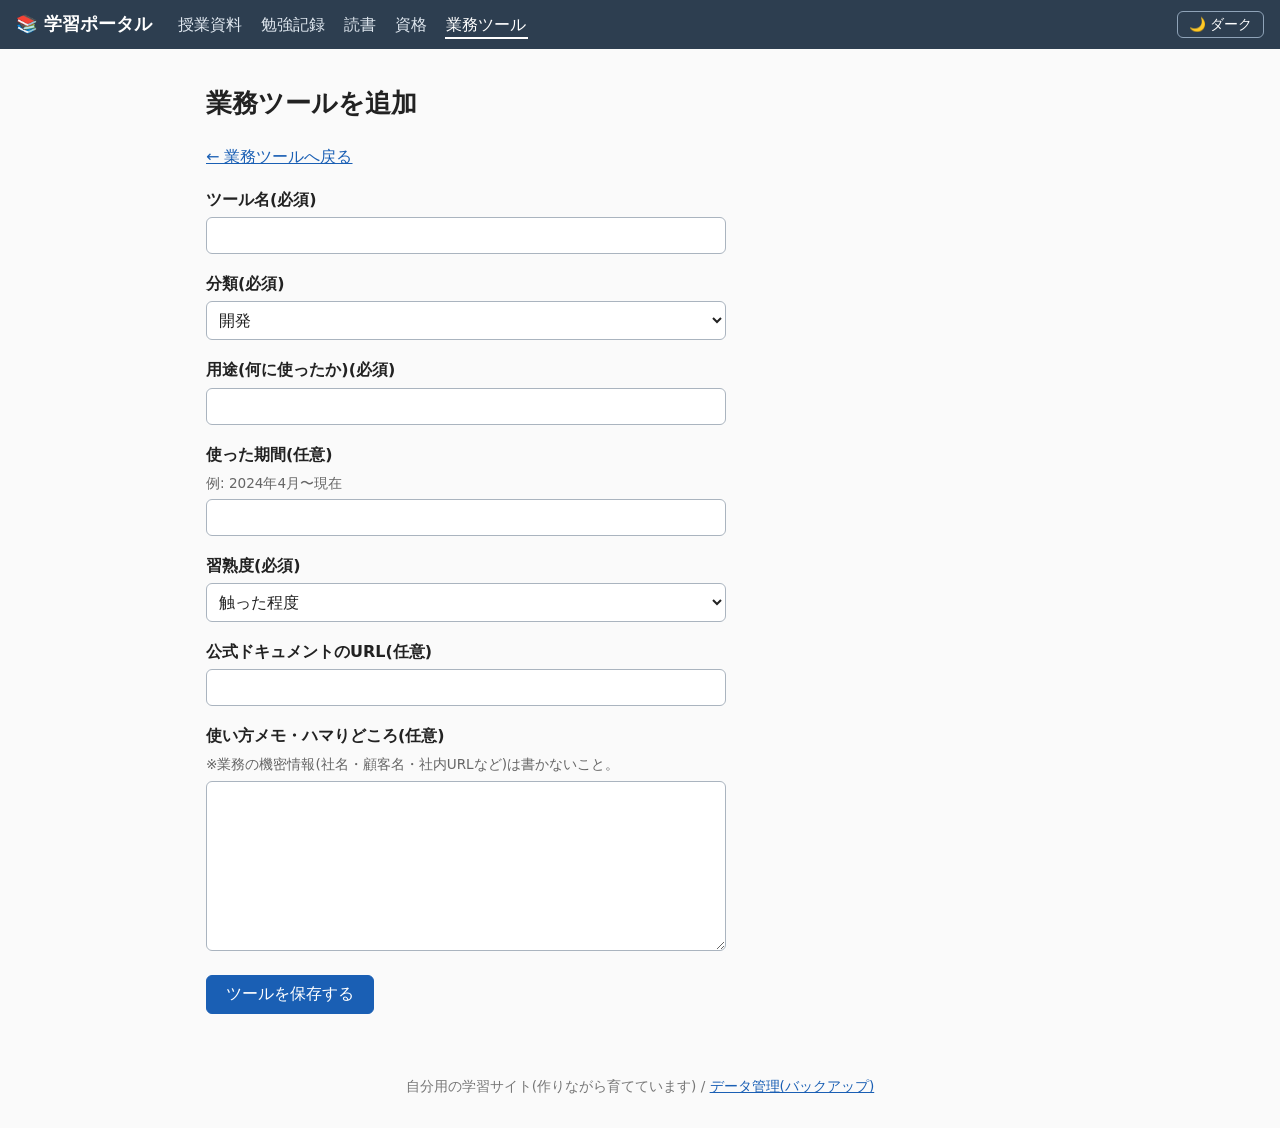
<file: tools/edit.html>
<!DOCTYPE html>
<html lang="ja">
<head>
  <meta charset="UTF-8">
  <meta name="viewport" content="width=device-width, initial-scale=1.0">
  <title>業務ツールを追加 | 学習ポータル</title>
  <link rel="stylesheet" href="../css/style.css">
  <script src="../js/theme.js"></script>
</head>
<body>
  <header class="site-header">
    <a class="site-title" href="../index.html">📚 学習ポータル</a>
    <nav aria-label="メインメニュー">
      <ul class="menu">
        <li><a href="../materials/index.html">授業資料</a></li>
        <li><a href="../study/index.html">勉強記録</a></li>
        <li><a href="../books/index.html">読書</a></li>
        <li><a href="../certs/index.html">資格</a></li>
        <li><a href="../tools/index.html" aria-current="page">業務ツール</a></li>
      </ul>
    </nav>
    <button type="button" id="theme-toggle" class="theme-toggle">🌙 ダーク</button>
  </header>

  <main id="main-content">
    <h1 id="page-title">業務ツールを追加</h1>
    <p><a href="index.html">← 業務ツールへ戻る</a></p>
    <noscript><p class="message-error">このページはJavaScriptを使います。JavaScriptを有効にしてください。</p></noscript>
    <div id="form-area"></div>
    <p id="message" role="status"></p>
  </main>

  <footer class="site-footer">
    <p>自分用の学習サイト(作りながら育てています) / <a href="../data.html">データ管理(バックアップ)</a></p>
  </footer>

  <script src="../js/defs.js"></script>
  <script src="../js/store.js"></script>
  <script src="../js/ui.js"></script>
  <script src="../js/form.js"></script>
  <script src="../js/tools-edit.js"></script>
</body>
</html>
</file>
<file: css/style.css>
/* ===== 全ページ共通のスタイル ===== */
/* ダークモードは、html要素に data-theme="dark" が付いたときの上書きで実現している(末尾) */

/* 余白の計算を分かりやすくする定番の設定 */
* { box-sizing: border-box; }

body {
  margin: 0;
  font-family: system-ui, -apple-system, "Hiragino Sans", "Yu Gothic", sans-serif;
  line-height: 1.7;
  color: #222222;
  background: #fafafa;
}

a { color: #1a5fb4; }

/* ----- ヘッダーとメニュー ----- */
.site-header {
  background: #2d3e50;
  padding: 0.6rem 1rem;
  display: flex;
  flex-wrap: wrap;
  align-items: center;
  gap: 0.5rem 1.5rem;
}

.site-title {
  color: #ffffff;
  font-weight: bold;
  text-decoration: none;
  font-size: 1.1rem;
}

.menu {
  list-style: none;
  margin: 0;
  padding: 0;
  display: flex;
  flex-wrap: wrap;
  gap: 0.25rem 1rem;
}

.menu a {
  color: #dfe7ef;
  text-decoration: none;
  padding: 0.2rem 0.1rem;
  border-bottom: 2px solid transparent;
}

.menu a:hover,
.menu a[aria-current="page"] {
  color: #ffffff;
  border-bottom-color: #ffffff;
}

.theme-toggle {
  margin-left: auto;
  padding: 0.2rem 0.7rem;
  font-size: 0.85rem;
  color: #ffffff;
  background: transparent;
  border: 1px solid #8fa3b8;
  border-radius: 6px;
  cursor: pointer;
}

.theme-toggle:hover { background: #3d5166; }

/* ----- 本文 ----- */
main {
  max-width: 900px;
  margin: 0 auto;
  padding: 1rem;
}

h1 { font-size: 1.6rem; }
h2 { font-size: 1.25rem; margin-top: 2rem; }
h3 { font-size: 1.05rem; margin-top: 1.5rem; }

.note { color: #666666; }
.hint { margin: 0 0 0.25rem; color: #666666; font-size: 0.85rem; }

/* ----- 入口カード ----- */
.cards {
  list-style: none;
  padding: 0;
  display: grid;
  grid-template-columns: repeat(auto-fit, minmax(220px, 1fr));
  gap: 0.8rem;
}

.cards a {
  display: block;
  height: 100%;
  padding: 0.8rem 1rem;
  background: #ffffff;
  border: 1px solid #d0d7de;
  border-radius: 8px;
  color: inherit;
  text-decoration: none;
}

.cards a:hover { border-color: #1a5fb4; }
.cards strong { display: block; color: #1a5fb4; }
.cards span { font-size: 0.9rem; color: #555555; }

/* ----- 集計(ラベルと数字を並べた一覧) ----- */
.summary {
  list-style: none;
  padding: 0;
  margin: 0;
  display: flex;
  flex-wrap: wrap;
  gap: 0.6rem;
}

.summary li {
  padding: 0.5rem 0.9rem;
  background: #ffffff;
  border: 1px solid #d0d7de;
  border-radius: 8px;
}

.summary-label {
  display: block;
  font-size: 0.8rem;
  color: #666666;
}

/* ----- フォーム ----- */
.form { max-width: 520px; }

.field { margin-bottom: 1rem; }

.field label {
  display: block;
  font-weight: bold;
  margin-bottom: 0.25rem;
}

.field input,
.field select,
.field textarea,
.toolbar input,
.toolbar select {
  width: 100%;
  padding: 0.5rem;
  font-size: 1rem;
  font-family: inherit;
  color: #222222;
  border: 1px solid #aab4bf;
  border-radius: 6px;
  background: #ffffff;
}

.field input:focus,
.field select:focus,
.field textarea:focus,
.toolbar input:focus,
.toolbar select:focus {
  outline: 2px solid #1a5fb4;
  outline-offset: 1px;
}

.field input[aria-invalid="true"],
.field select[aria-invalid="true"],
.field textarea[aria-invalid="true"] {
  border-color: #c01c28;
}

.error {
  margin: 0.25rem 0 0;
  color: #c01c28;
  font-size: 0.9rem;
}

.message-ok { font-weight: bold; color: #26733a; }
.message-error { font-weight: bold; color: #c01c28; }

/* 検索・絞り込みの並び */
.toolbar {
  display: flex;
  flex-wrap: wrap;
  align-items: flex-end;
  gap: 0.6rem 1rem;
  margin: 1rem 0;
}

.toolbar .field { margin-bottom: 0; flex: 1 1 180px; }
.toolbar .check { display: flex; align-items: center; gap: 0.4rem; padding-bottom: 0.5rem; }
.toolbar .check input { width: auto; }

/* 分野タブ */
.tabs {
  display: flex;
  flex-wrap: wrap;
  gap: 0.4rem;
  margin: 1rem 0;
}

.tabs a {
  padding: 0.25rem 0.9rem;
  color: #1a5fb4;
  text-decoration: none;
  border: 1px solid #1a5fb4;
  border-radius: 999px;
}

.tabs a[aria-current="true"] {
  color: #ffffff;
  background: #1a5fb4;
}

/* ボタン(button要素とリンクの両方で使う) */
.button {
  display: inline-block;
  padding: 0.5rem 1.2rem;
  font-size: 1rem;
  font-family: inherit;
  color: #ffffff;
  background: #1a5fb4;
  border: 1px solid #1a5fb4;
  border-radius: 6px;
  text-decoration: none;
  cursor: pointer;
}

.button:hover { background: #164f94; }

.button-secondary {
  color: #1a5fb4;
  background: #ffffff;
}

.button-secondary:hover { background: #eaf1fb; }

.button-danger {
  color: #c01c28;
  background: #ffffff;
  border-color: #c01c28;
}

.button-danger:hover { background: #fdeceb; }

.icon-button {
  padding: 0 0.3rem;
  font-size: 1.2rem;
  line-height: 1.2;
  color: #c88800;
  background: transparent;
  border: none;
  cursor: pointer;
}

/* 折りたたみ(追加フォームを隠しておく) */
.panel {
  margin: 2rem 0;
  padding: 0.6rem 1rem;
  background: #ffffff;
  border: 1px solid #d0d7de;
  border-radius: 8px;
}

.panel summary {
  cursor: pointer;
  font-weight: bold;
  color: #1a5fb4;
}

/* ----- 記録の一覧 ----- */
.records {
  list-style: none;
  padding: 0;
  margin: 0;
}

.record {
  margin-bottom: 0.7rem;
  padding: 0.7rem 1rem;
  background: #ffffff;
  border: 1px solid #d0d7de;
  border-radius: 8px;
}

.record p { margin: 0.3rem 0; }
.record-head { display: flex; flex-wrap: wrap; align-items: center; gap: 0.2rem 0.4rem; }
.actions { margin-top: 0.5rem; }
.actions .button { padding: 0.2rem 0.8rem; font-size: 0.9rem; }

.badge {
  display: inline-block;
  padding: 0 0.6rem;
  font-size: 0.8rem;
  color: #1a5fb4;
  background: #eaf1fb;
  border-radius: 999px;
}

.countdown { font-weight: bold; color: #b04a00; }

/* ----- 詳細ページ ----- */
.detail-list dt { margin-top: 1rem; font-weight: bold; }
.detail-list dd { margin: 0.2rem 0 0; }
.pre-text { white-space: pre-wrap; }

/* ----- 科目別の横棒グラフ ----- */
.bar-row {
  display: flex;
  align-items: center;
  gap: 0.6rem;
  margin-bottom: 0.4rem;
}

.bar-label { flex: 0 0 7rem; font-size: 0.9rem; }
.bar-value { flex: 0 0 6rem; font-size: 0.9rem; text-align: right; }

.bar-track {
  flex: 1 1 auto;
  height: 1.2rem;
  background: #e4e9ee;
  border-radius: 4px;
}

.bar-fill {
  height: 100%;
  background: #1a5fb4;
  border-radius: 4px;
}

/* ----- 得点の推移グラフ(SVG) ----- */
.chart-svg { width: 100%; max-width: 640px; height: auto; }
.chart-axis { stroke: #888888; stroke-width: 1; }
.chart-line { fill: none; stroke: #1a5fb4; stroke-width: 2; }
.chart-dot { fill: #1a5fb4; }
.chart-target { stroke: #c01c28; stroke-width: 1; stroke-dasharray: 4 4; }
.chart-label { font-size: 11px; fill: #444444; }

/* ----- フッター ----- */
.site-footer {
  text-align: center;
  color: #777777;
  font-size: 0.85rem;
  padding: 1rem;
}

/* ===== ダークモード(上の色を上書き) ===== */
html[data-theme="dark"] body { color: #e6e6e6; background: #1b1e23; }
html[data-theme="dark"] a { color: #7db3ff; }
html[data-theme="dark"] .site-title { color: #ffffff; }
html[data-theme="dark"] .menu a { color: #dfe7ef; }
html[data-theme="dark"] .menu a:hover,
html[data-theme="dark"] .menu a[aria-current="page"] { color: #ffffff; }
html[data-theme="dark"] .site-header { background: #11161c; }
html[data-theme="dark"] .note,
html[data-theme="dark"] .hint,
html[data-theme="dark"] .summary-label,
html[data-theme="dark"] .site-footer { color: #a0a8b0; }
html[data-theme="dark"] .cards a,
html[data-theme="dark"] .summary li,
html[data-theme="dark"] .panel,
html[data-theme="dark"] .record { background: #262b33; border-color: #3a424d; }
html[data-theme="dark"] .cards strong,
html[data-theme="dark"] .panel summary { color: #7db3ff; }
html[data-theme="dark"] .cards span { color: #b0b8c0; }
html[data-theme="dark"] .field input,
html[data-theme="dark"] .field select,
html[data-theme="dark"] .field textarea,
html[data-theme="dark"] .toolbar input,
html[data-theme="dark"] .toolbar select { color: #e6e6e6; background: #1f242b; border-color: #4a5461; }
html[data-theme="dark"] .error,
html[data-theme="dark"] .message-error { color: #ff8a8a; }
html[data-theme="dark"] .message-ok { color: #6fd08c; }
html[data-theme="dark"] .tabs a { color: #7db3ff; border-color: #7db3ff; }
html[data-theme="dark"] .tabs a[aria-current="true"] { color: #1b1e23; background: #7db3ff; }
html[data-theme="dark"] .button { color: #1b1e23; background: #7db3ff; border-color: #7db3ff; }
html[data-theme="dark"] .button:hover { background: #a0c8ff; }
html[data-theme="dark"] .button-secondary { color: #7db3ff; background: transparent; }
html[data-theme="dark"] .button-secondary:hover { background: #2c3a4d; }
html[data-theme="dark"] .button-danger { color: #ff8a8a; background: transparent; border-color: #ff8a8a; }
html[data-theme="dark"] .button-danger:hover { background: #4a2a2a; }
html[data-theme="dark"] .icon-button { color: #f0c040; }
html[data-theme="dark"] .badge { color: #7db3ff; background: #2c3a4d; }
html[data-theme="dark"] .countdown { color: #ffb070; }
html[data-theme="dark"] .bar-track { background: #3a424d; }
html[data-theme="dark"] .bar-fill { background: #7db3ff; }
html[data-theme="dark"] .chart-line { stroke: #7db3ff; }
html[data-theme="dark"] .chart-dot { fill: #7db3ff; }
html[data-theme="dark"] .chart-label { fill: #c8d0d8; }
html[data-theme="dark"] .chart-axis { stroke: #8a929c; }
</file>
